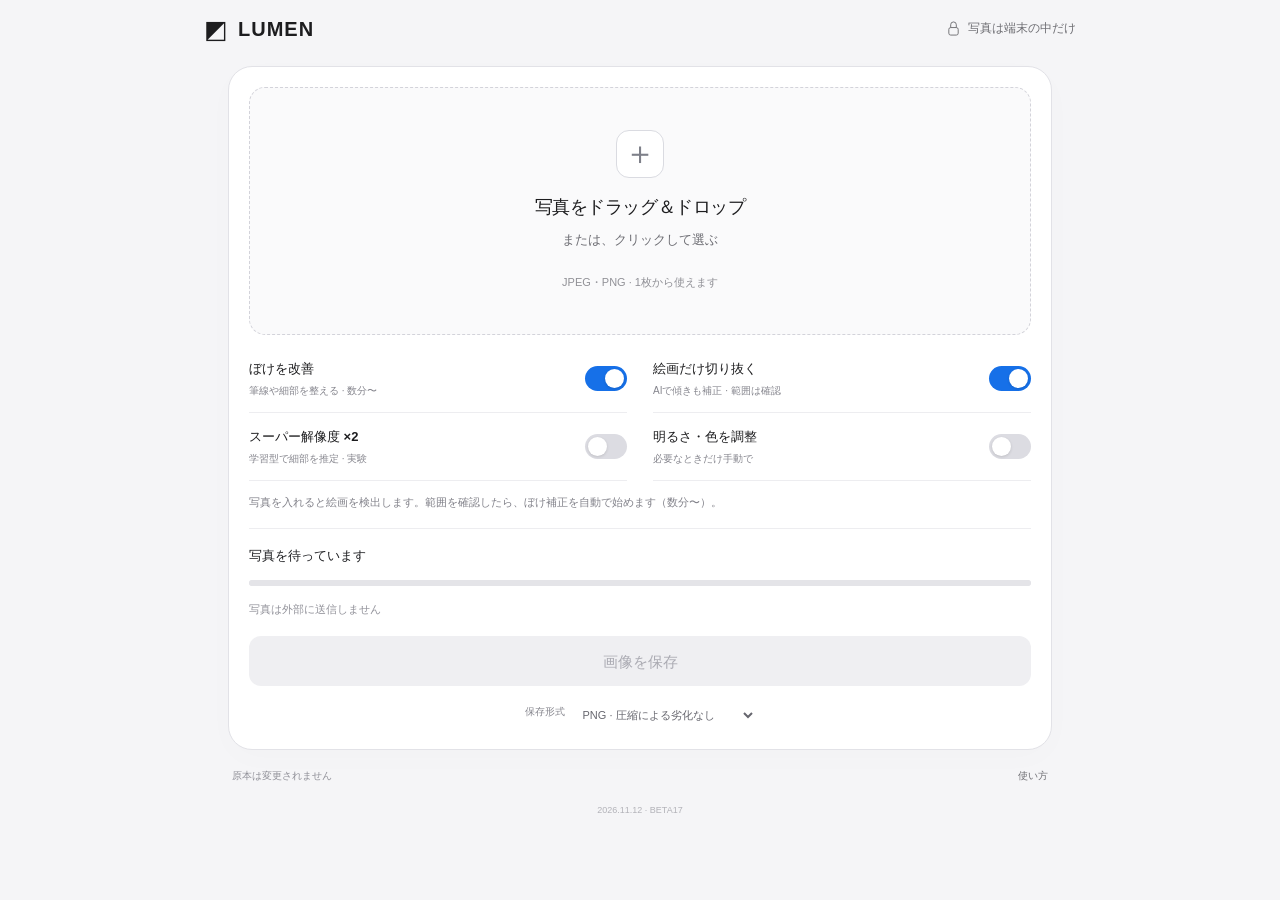
<file: index.html>
<!DOCTYPE html>
<html lang="ja"><head><meta charset="utf-8"/><meta content="width=device-width,initial-scale=1" name="viewport"/><meta content="作品写真を、忠実な提出データへ。Python不要。写真を送信せずブラウザ内で四点補正・トリミング・比較・保存。" name="description"/><meta content="default-src 'self'; script-src 'self'; style-src 'self'; img-src 'self' blob: data:; connect-src 'none'; object-src 'none'; base-uri 'none'; form-action 'none'; worker-src 'self'" http-equiv="Content-Security-Policy"/><title>LUMEN — 作品写真の仕上げと細部比較</title><link href="style.css?v=20261112-large1" rel="stylesheet"/><script defer src="illumination.js?v=20261112-large1"></script><script defer="" src="engine.js?v=20261112-large1"></script><script defer="" src="detect.js?v=20261112-large1"></script><script defer="" src="color.js?v=20261112-large1"></script><script defer="" src="save.js?v=20261112-large1"></script><script defer="" src="pick.js?v=20261112-large1"></script><script defer="" src="sr.js?v=20261112-large1"></script><script defer="" src="review.js?v=20261112-large1"></script><script defer="" src="adaptive-core.js?v=20261112-large1"></script><script defer="" src="adaptive.js?v=20261112-large1"></script><script defer="" src="deblur-core.js?v=20261112-large1"></script><script defer="" src="deblur.js?v=20261112-large1"></script><script defer="" src="transition.js?v=20261112-large1"></script><script defer="" src="detail-source.js?v=20261112-large1"></script><script defer src="tile-store.js?v=20261112-large1"></script><script defer src="png-stream.js?v=20261112-large1"></script><script defer src="large-output.js?v=20261112-large1"></script><script defer="" src="swinir.js?v=20261112-large1"></script><script defer="" src="restormer-core.js?v=20261112-large1"></script><script defer="" src="restormer.js?v=20261112-large1"></script><script defer="" src="crop.js?v=20261112-large1"></script><script defer src="geometry-ui.js?v=20261112-large1"></script><script defer src="painting.js?v=20261112-large1"></script><script defer="" src="app.js?v=20261112-large1"></script><link rel="stylesheet" href="simple-ui.css?v=20261112-large1"><script defer src="progress-ui.js?v=20261112-large1"></script><script defer src="simple-ui.js?v=20261112-large1"></script></head><body>
<header><a aria-label="LUMEN ホーム" class="brand" href="./"><span aria-hidden="true" class="brandmark">◩</span>LUMEN</a><span class="privacy"><svg aria-hidden="true" fill="none" height="16" viewbox="0 0 14 16" width="14"><rect height="8" rx="2" stroke="currentColor" width="10" x="2" y="7"></rect><path d="M4 7V4a3 3 0 0 1 6 0v3" stroke="currentColor"></path></svg>写真は端末の中だけ</span><a class="header-help" href="help.html">使い方</a><button class="quiet" disabled="" id="reset">リセット</button></header>
<main><section class="intro"><div><p class="eyebrow">PHOTO STUDIO</p><h1>写真を、自然にくっきり。</h1><p>大切な筆跡や質感を、確かめながら整える。</p></div><button class="open button" id="openPhotos"><span aria-hidden="true">＋</span>写真を選ぶ</button><input accept="image/jpeg,image/png,.jpg,.jpeg,.png" hidden="" id="files" multiple="" type="file"/></section>
<ol aria-label="仕上げの流れ" class="stepper"><li aria-current="step" class="current" id="stepChoose"><span class="step-number">1</span>写真を選ぶ</li><li id="stepEdit"><span class="step-number">2</span>仕上げを選ぶ</li><li id="stepSave"><span class="step-number">3</span>比べて保存</li></ol>
<div aria-live="polite" id="status" role="status">写真を選ぶと、ここで編集できます。</div>
<div class="workspace"><section class="stage-panel"><div class="stage-toolbar"><div aria-label="表示" class="tabs" role="group"><button class="active" id="sourceTab">四隅を確認</button><button id="resultTab">補正後を見る</button></div><span id="fileInfo">LOCAL WORKSPACE</span></div>
<div class="stage" id="dropzone"><div id="empty"><div aria-hidden="true" class="empty-icon"><svg fill="none" height="76" viewbox="0 0 76 76" width="76"><rect height="48" rx="9" stroke="currentColor" stroke-width="1.8" width="52" x="12" y="14"></rect><circle cx="47" cy="29" r="5" stroke="currentColor" stroke-width="1.8"></circle><path d="M14 53l15-16 14 14 8-9 12 13" stroke="currentColor" stroke-linejoin="round" stroke-width="1.8"></path></svg></div><h2>ここに写真をドロップ</h2><p>または、上の「写真を選ぶ」から。</p><small>JPEG・PNG / 原本は変更されません</small><button class="textbutton" id="demo">サンプルで試す</button></div><div hidden="" id="sourceView"><div class="pick-toolbar" hidden="" id="pickPanel"><p aria-live="polite" id="pickProgress" role="status"></p><div class="row"><button id="pickUndo">1点戻す</button><button id="pickCancel">取消</button><button id="pickApply">4点を適用</button></div><small>指定中は現在の四隅・出力設定を保持します。画像上を順にクリック / タップしてください。</small></div><div id="sourceWrap"><canvas aria-label="作品の四隅をドラッグして指定" id="source"></canvas><svg aria-label="四隅の調整" id="overlay"><path fill-rule="evenodd" id="shade"></path><polygon id="quadLine"></polygon><g id="handles"></g><g id="pickMarks"></g></svg></div></div><div hidden="" id="resultView"><div id="compareWrap"><canvas id="before"></canvas><div id="afterClip"><canvas id="after"></canvas></div><div id="divider"></div><span class="beforelabel">調整前</span><span class="afterlabel">色・明るさの調整</span></div><label class="compare-label">調整前後を比較 <input id="compare" max="100" min="0" type="range" value="50"/></label><p class="stage-note" id="previewMethodInfo">形・色だけの軽量プレビューです。学習型・細部補正は未適用。仕上がりの実出力比較で確認してください。</p></div></div>
<div class="stage-footer"><span id="cropInfo">四隅は元画像のピクセル座標で保持します</span><button class="quiet" disabled="" id="singleDetail">原本の細部</button><button class="quiet" disabled="" id="original">原本を保存</button></div>
<section aria-label="読み込んだ写真" class="filmstrip"><div class="section-title"><h2>読み込んだ写真</h2><button class="quiet" disabled="" id="analyze">同じ作品を比較</button></div><div id="thumbnails"><p class="muted">写真を読み込むと、ここに並びます。</p></div><div hidden="" id="ranking"></div></section>
<section hidden="" id="exportInspection"></section></section><aside aria-label="仕上げの設定"><section class="geometry-panel control-section" id="geometryPanel"><div class="section-heading"><p class="eyebrow">SHAPE &amp; CROP</p><h2>まっすぐに、必要な範囲だけ。</h2></div><fieldset disabled="" id="geometryControls"><div class="geometry-actions"><button class="geometry-auto" id="auto">AIで絵画だけを選ぶ</button><button id="startCrop">トリミング</button></div><p class="hint">作品を認識して、傾きと遠近を補正します。イーゼルや筆跡の端を確認して適用してください。初回は約193MBを読み込みます。写真は送信しません。</p><div class="geometry-secondary"><button class="textbutton" id="autoLines">線から候補を探す</button><button class="textbutton" id="startPick">手動で四隅を指定</button><button class="textbutton" disabled="" id="geometryUndo">形の編集を戻す</button></div><div class="boundary-panel" hidden="" id="boundaryPanel"><button class="textbutton" id="previewGeometry">補正後の形を見る</button><p class="hint" id="candidateState"></p><div id="boundaryCandidates"></div><div class="row"><button id="confirmBoundary">補正を適用</button><button id="cancelBoundary">取り消す</button></div></div><details class="setting-group" id="cropSettings"><summary>縦横比・回転・四隅の微調整</summary><section class="control-section"><label>入力画像の来歴<select id="sourceKind"><option value="unknown">未確認</option><option value="camera">カメラ原本（自身で確認済み）</option><option value="adobe-existing">既存Adobe Super Resolution処理済み</option><option value="edited">その他の加工済み画像</option></select></label><p class="hint">来歴は自己申告です。既存Adobe処理済みのJPEG/PNGも開けます。当アプリの学習型とは別です。</p><p class="hint">左上 → 右上 → 右下 → 左下。円をドラッグ、または座標を入力。自動候補は額縁を含むことがあります。</p><div class="row"><label>作品の縦横比<select id="ratio"><option value="auto">四隅から推定</option><option value="1">1 : 1</option><option value="1.5">3 : 2</option><option value="0.6666666667">2 : 3</option><option value="1.3333333333">4 : 3</option><option value="0.75">3 : 4</option><option value="1.7777777778">16 : 9</option><option value="custom">カスタム</option></select></label><label hidden="" id="customRatioLabel">幅 / 高さ<input id="customRatio" max="100000" min="0.0001" step="0.01" type="number" value="1"/></label></div><div class="row"><button id="rectangle">中央の比率トリミング</button><button id="full">画像全体</button></div><div class="coords" id="coords"></div><button class="quiet" id="applyCoords">座標を適用</button><button class="quiet" id="rotate">↻ 出力を90°回転 <span id="angle">0°</span></button><p class="hint">通常補間は元画像から一度の写像です。画素数は増やせても、新しい撮影情報は増えません。レンズ歪み補正は未実装です。</p></section></details></fieldset></section><section class="quick-panel control-section">
<div class="section-heading"><p class="eyebrow">EDIT</p><h2>どんな仕上がりにしますか？</h2></div>
<div aria-label="補正方法" class="mode-options" role="group">
<button aria-pressed="true" disabled="" id="enhanceOff"><span aria-hidden="true" class="mode-icon">○</span><span class="mode-copy"><strong>補正なし</strong><small>元の質感をそのままに</small></span><span aria-hidden="true" class="mode-check">✓</span></button>
<button aria-pressed="false" disabled="" id="quickAuto"><span aria-hidden="true" class="mode-icon">◐</span><span class="mode-copy"><strong>輪郭を整える</strong><small>輪郭のにじみを控えめに</small></span><span aria-hidden="true" class="mode-check">✓</span></button>
<button aria-pressed="false" disabled="" id="quickRestormer"><span aria-hidden="true" class="mode-icon">◎</span><span class="mode-copy"><strong>ぼけを改善</strong><small>筆線や細部をじっくり整える</small></span><span aria-hidden="true" class="mode-check">✓</span></button>
</div><p class="hint" id="methodSummary">まずは写真を選んでください。</p><p class="hint" hidden="" id="methodRisk">筆跡や質感に違和感があれば、補正なしを選んでください。</p>
<div class="range-summary"><div><span class="field-title">写真の範囲</span><p id="quickRange">写真は未選択です</p></div><button class="textbutton" disabled="" id="editCrop">範囲を調整</button></div>
<label class="size-label">保存する大きさ<select disabled="" id="quickSize"><option value="native">元の大きさ（おすすめ）</option><option value="submit">長辺3000 px以内</option><option value="cubic2x">2倍に拡大</option><option id="quick4x" value="cubic4x">4倍に拡大</option><option value="max-detail">2倍（通常補間）</option><optgroup label="その他の方式・実験機能"><option value="linear">2倍に拡大（通常補間）</option><option disabled="" value="custom">詳細で指定したサイズ・方式</option><option disabled="" id="quickModel" value="fsrcnn-x2">2倍に推定（FSRCNN・実験）</option><option disabled="" id="quickSwinIR" value="swinir-x2">2倍の細部候補（SwinIR・実験）</option></optgroup></select></label><p class="hint" id="quickDimensions">原本の大きさを保って保存できます。</p><p class="hint" id="quickFormatLabel">PNGで保存 · 形式は詳細設定で変更できます</p>
<details id="methodDetails"><summary>補正の詳細と対応環境</summary><label>細部の補正<select disabled="" id="deblur"><option id="restormerOption" value="restormer">ピンぼけの改善候補（Restormer・実験）</option><option value="contour">輪郭のにじみを抑える（控えめ）</option><option value="contour-strong">輪郭のにじみを抑える（強め・要比較）</option><option value="auto">従来の弱い輪郭補正候補</option><option selected="" value="off">オフ（元の質感を保つ）</option><option value="weak">弱め：細い輪郭を少し整える</option><option value="standard">標準：ぼけた輪郭を整える（要比較）</option></select></label><p class="hint" id="deblurInfo">効果は写真によって異なります。元の描画を保てる場合だけ使ってください。</p><p class="hint" id="quickMethod"></p><p class="hint" id="restormerAvailability"></p><div class="row"><button class="quiet" hidden="" id="autoUndo">補正の選択を戻す</button><button class="quiet" hidden="" id="autoRedo">補正を選び直す</button></div></details>
<section class="control-section" hidden="" id="restormerRangePanel"><h3>この範囲で作成しますか？</h3><p class="hint" id="restormerRangeNote"></p><button class="primary" id="restormerConfirm">この範囲で作成する</button><button id="restormerFull">切り取らず写真全体を使う</button><button class="quiet" id="restormerCancel">戻る</button><p class="hint">範囲の変更は左の四隅、または下の切り抜き設定から行えます。候補作成後、通常処理と同じ倍率で確認してから保存します。</p><p class="hint">初回は約85MBのモデル等を読み込みます。写真は送信しません。小さな範囲でも数分、写真全体では数十分以上かかる場合があります。まず作品の範囲に整えると、必要な部分だけ処理できます。</p></section><button class="primary" disabled="" id="quickSave">仕上がりを作る</button><p class="hint action-hint" id="actionHint">作成後に比較してから保存できます。</p><div class="secondary-actions"><button class="quiet" disabled="" id="quickCompare">形・色を確認</button><button class="quiet" disabled="" id="quickOriginal">編集を元に戻す</button></div>
</section><section aria-live="polite" class="control-section" hidden="" id="saveResult"><h2>保存の準備ができました</h2><p class="hint" id="resultState" role="status"></p><button class="quiet" id="inspectExport">好きな場所の細部を確認</button><a class="save-link" download="" id="saveAgain">この仕上がりを保存</a><a class="save-link quiet" id="openSaved" rel="noopener" target="_blank">保存用画像を開く</a><p class="hint">保存先はブラウザのダウンロード先です。タブを閉じる前に保存してください。</p><details class="save-details"><summary>ファイルと処理の情報</summary><p class="hint" id="savedInfo"></p></details></section><details id="advanced"><summary>色・保存の詳細設定</summary><fieldset disabled="" id="controls">
<details class="setting-group" id="colorSettings"><summary>色と明るさ</summary><section class="control-section"><div class="section-title"><h2><span>02</span> 光と色を整える</h2><button class="textbutton" id="neutral">調整を解除</button></div><label class="slider">露出 <output id="brightnessOut">0</output><input id="brightness" max="100" min="-100" type="range" value="0"/></label><label class="slider">コントラスト <output id="contrastOut">0</output><input id="contrast" max="40" min="-40" type="range" value="0"/></label><label class="slider">色温度 <output id="warmthOut">0</output><input id="warmth" max="25" min="-25" type="range" value="0"/></label><label class="slider">輪郭のシャープネス <output id="sharpnessOut">0</output><input id="sharpness" max="100" min="0" type="range" value="0"/></label><details id="illuminationPanel"><summary>照明ムラを手動で整える</summary><p class="hint">写真1枚では、照明と絵に描かれた明暗を区別できません。初期値はオフです。絵の陰影を消さない範囲で弱く調整し、同じ場所で比較してください。</p><label class="slider">左右（＋で右を明るく）<output id="lightHorizontalOut">0</output><input id="lightHorizontal" type="range" min="-50" max="50" step="1" value="0"></label><label class="slider">上下（＋で下を明るく）<output id="lightVerticalOut">0</output><input id="lightVertical" type="range" min="-50" max="50" step="1" value="0"></label><label class="slider">中央（＋で中央を明るく）<output id="lightCenterOut">0</output><input id="lightCenter" type="range" min="-50" max="50" step="1" value="0"></label><button id="lightReset" class="quiet">照明ムラの調整を解除</button><p class="hint">輪郭や筆跡を生成・平滑化せず、広い範囲の明るさだけを調整します。合成した補正は最大±0.5段。反射・白飛びは復元できません。明るくしすぎると階調が失われるため、弱めに使ってください。範囲・回転を変えた後は見直してください。</p></details><button class="quiet" id="suggestExposure">控えめな露出候補</button><p class="hint">色票なしの正確な実色再現は保証できません。照明ムラは手動で弱く調整できます。自動白色化は行いません。反射や白飛びは復元できません。</p></section></details>
<details class="setting-group" id="outputSettings"><summary>保存形式・詳しいサイズ</summary><section class="control-section"><h2><span>03</span> 提出データを書き出す</h2><label>出力サイズ<select id="sizePreset"><option value="native">作品領域の推定画素数（拡大なし）</option><option value="submit">長辺3000px以内（拡大しない）</option><option value="4k">4K画面に全体フィット</option><option value="2x">2倍（方式は下で選択）</option><option value="4x">4倍（方式は下で選択）</option><option value="max">2倍（通常補間）</option><option value="custom">ピクセル指定</option></select></label><div class="row"><label>幅 px<input id="outW" min="1" type="number"/></label><span class="times">×</span><label>高さ px<input id="outH" min="1" type="number"/></label></div><p class="hint" id="resolution"></p><label>拡大時の処理方式<select id="resampler"><option value="linear">標準補間（従来の処理）</option><option value="cubic-limited">範囲制限付き3次補間（通常補間）</option><option disabled="" id="srOption" value="fsrcnn-x2">学習型2倍（FSRCNN・実験）</option><option disabled="" id="swinirOption" value="swinir-x2">2倍の細部候補（SwinIR・実験）</option></select></label><p class="hint" id="methodInfo"></p><p class="hint" id="srAvailability">FSRCNN の実行環境を確認中…</p><p class="hint" id="swinirAvailability"></p><div class="method"><span class="dot"></span><div>方式を選んで比較<small>学習型も細部を推定します。被写体が無変化である保証はありません。</small></div></div><p class="hint">作品の細線や文字にはPNGを推奨。JPEGは圧縮により色や細部が変化します。</p><div class="row"><label>形式<select id="format"><option value="image/jpeg">JPEG</option><option selected="" value="image/png">PNG（作品の細線・透過を保持）</option></select></label><label>JPEG品質<select disabled="" id="quality"><option value="0.95">95%</option><option value="0.9">90%</option><option value="1">100%</option></select></label></div><p class="hint">sRGB / SDR・8bitへ変換し、PNG sRGB / JPEG ICCを付けます。HDR・RAW・元のICC/EXIF/GPSは保持しません。JPEGの透明部分は白になります。</p><button class="primary" id="export">仕上がりを作成 <span>→</span></button><button class="quiet" id="recipe">設定と処理記録を保存</button></section></details></fieldset></details></aside></div>
<footer><div><span class="footer-brand">LUMEN</span><span>写真は端末内で処理。原本はそのまま。</span></div><p><a href="help.html">使い方・対応環境</a><button class="quiet" disabled="" id="clearPhotos">写真を閉じる</button></p><small>タブを閉じる前に保存してください。 / 2026.11.12-PUBLIC-BETA17</small></footer></main><div aria-label="処理の進捗" aria-live="polite" hidden="" id="busy" role="status"><p id="progressText">処理中…</p><progress id="progress" max="1" value="0"></progress><button id="cancel">処理を中止</button></div><dialog aria-labelledby="cropTitle" id="cropDialog"><div class="crop-header"><div><p class="eyebrow">CROP</p><h2 id="cropTitle">残したい範囲を選ぶ</h2></div><button class="quiet" id="cropCancel">キャンセル</button></div><p class="hint" id="cropHelp">写真の上をドラッグして範囲を選びます。四隅で大きさ、内側で位置を調整できます。</p><div class="crop-stage"><div id="cropWrap"><canvas aria-label="補正後の写真のトリミング" id="cropCanvas"></canvas><svg aria-label="トリミング範囲" id="cropOverlay" preserveaspectratio="none" viewbox="0 0 1000 1000"><path fill-rule="evenodd" id="cropShade"></path><rect data-crop="move" id="cropRect"></rect><g id="cropGrid"></g><g id="cropHandles"></g></svg></div></div><div class="crop-tools"><label>切り抜く比率<select id="cropAspect"><option value="0">自由</option><option value="current">現在の比率</option><option value="1">1 : 1</option><option value="1.5">3 : 2</option><option value="0.6666666666666666">2 : 3</option><option value="1.3333333333333333">4 : 3</option><option value="0.75">3 : 4</option><option value="1.7777777777777777">16 : 9</option></select></label><button class="quiet" id="cropAll">範囲を広げる</button><p aria-live="polite" id="cropSize"></p></div><details class="crop-numbers"><summary>範囲を数値で指定</summary><div class="row"><label>左 %<input id="cropX" max="99" min="0" step="0.1" type="number"/></label><label>上 %<input id="cropY" max="99" min="0" step="0.1" type="number"/></label><label>幅 %<input id="cropW" max="100" min="1" step="0.1" type="number"/></label><label>高さ %<input id="cropH" max="100" min="1" step="0.1" type="number"/></label></div></details><div class="crop-footer"><p class="hint">プレビューは軽量表示。保存時は元写真から一度で切り抜きます。</p><button class="primary" disabled="" id="cropApply">この範囲で切り抜く</button></div></dialog></body></html>
</file>
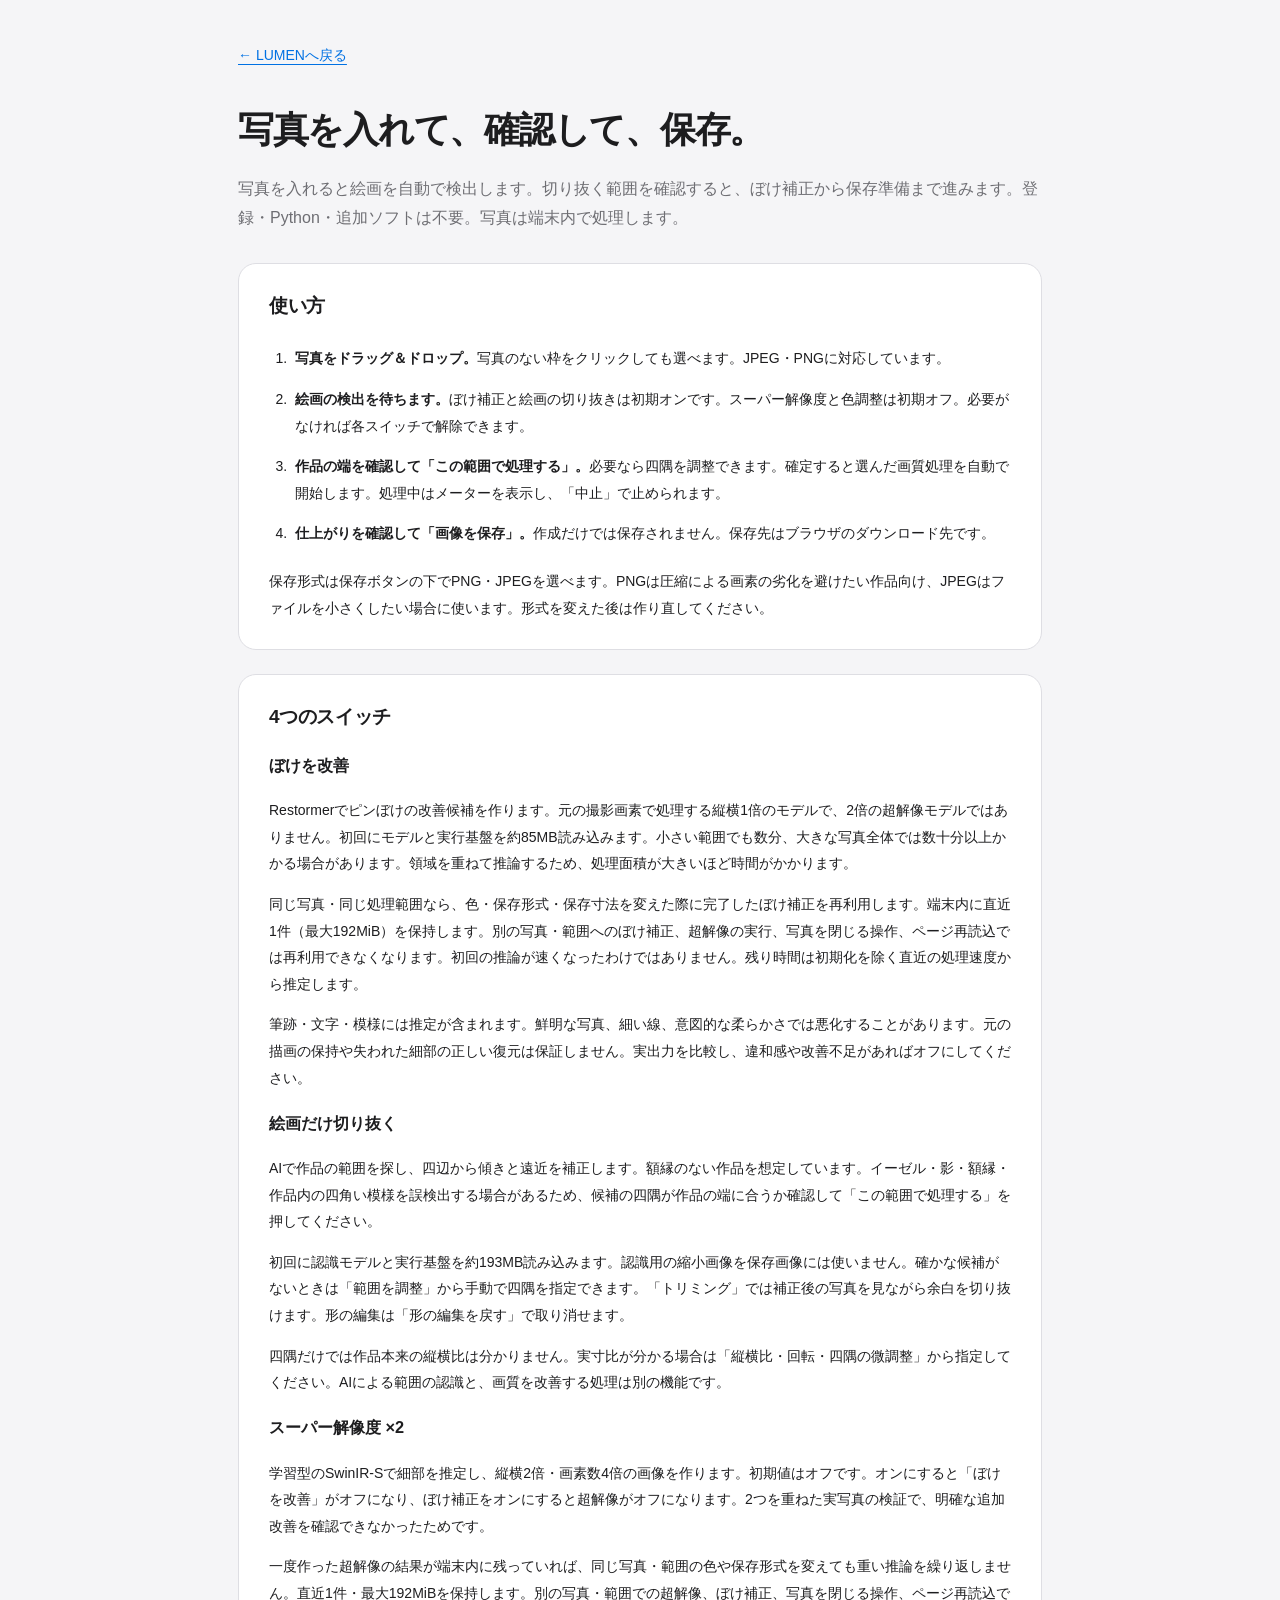
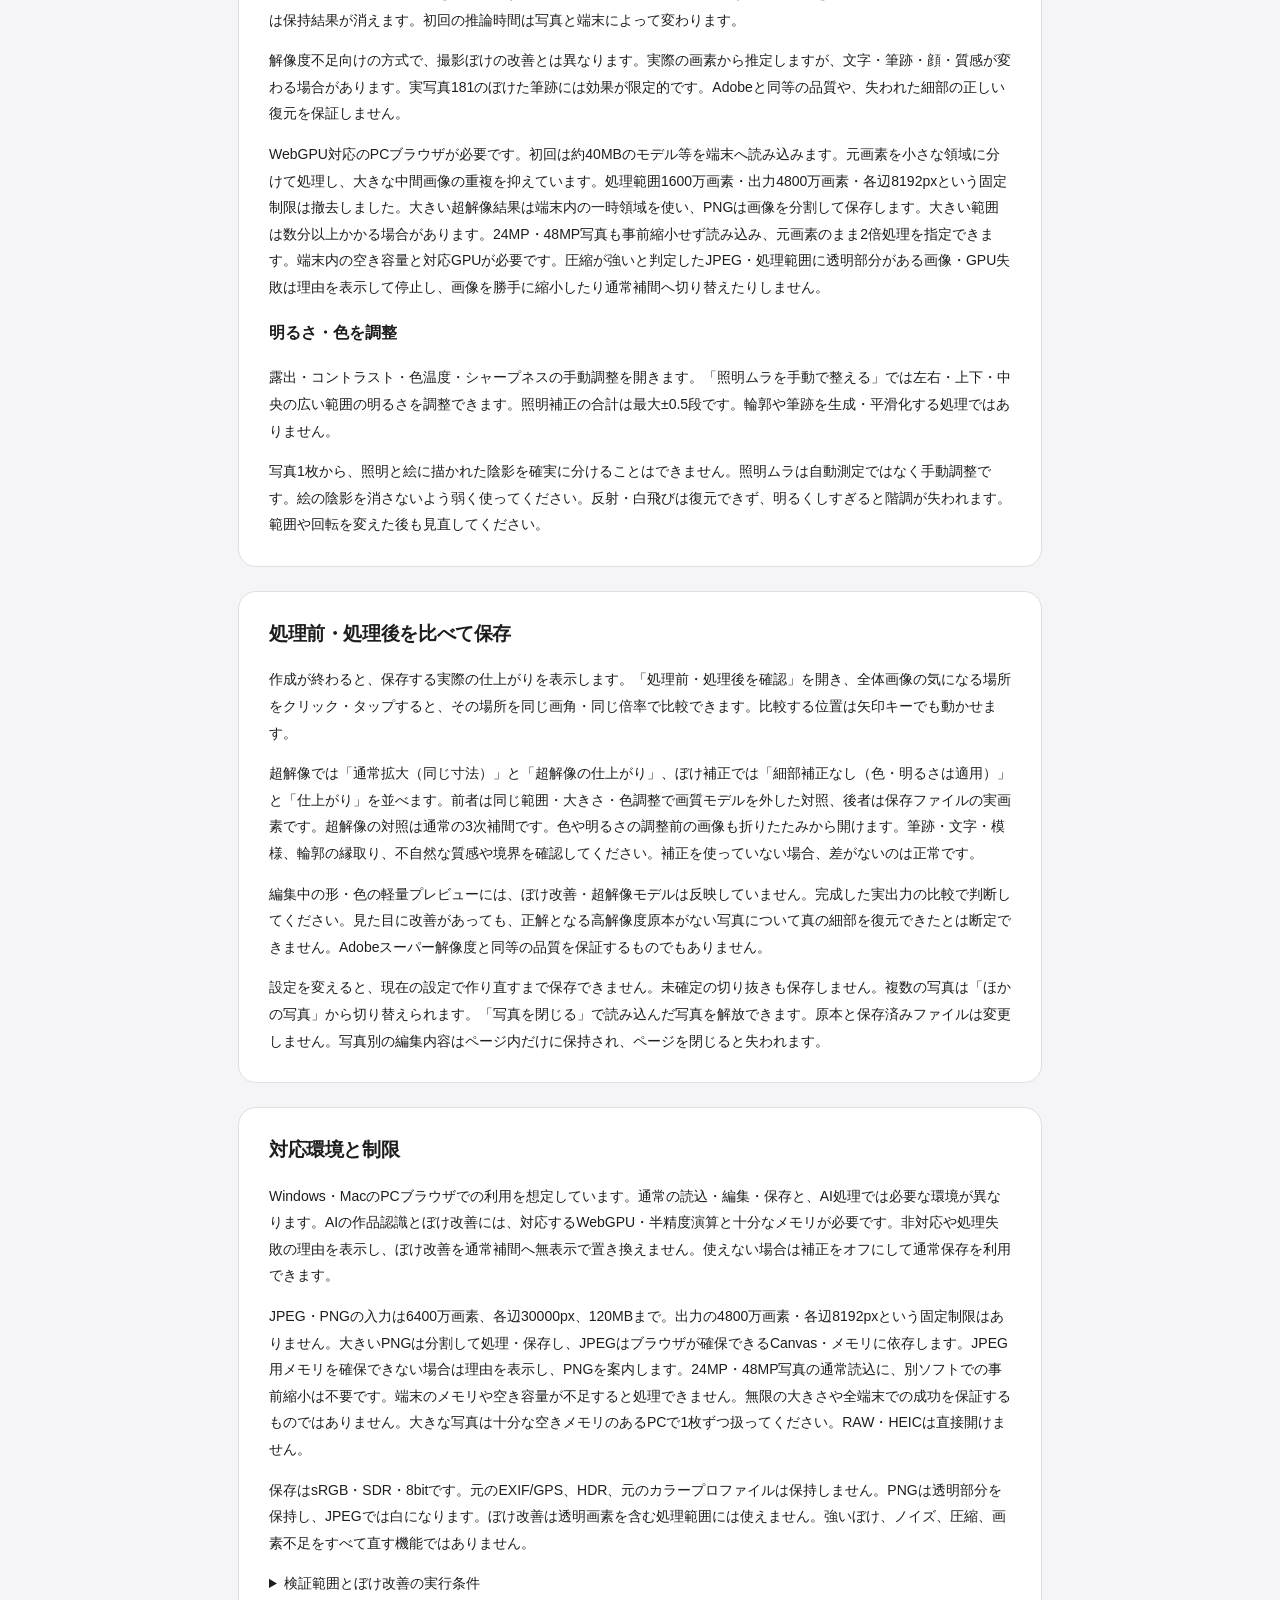
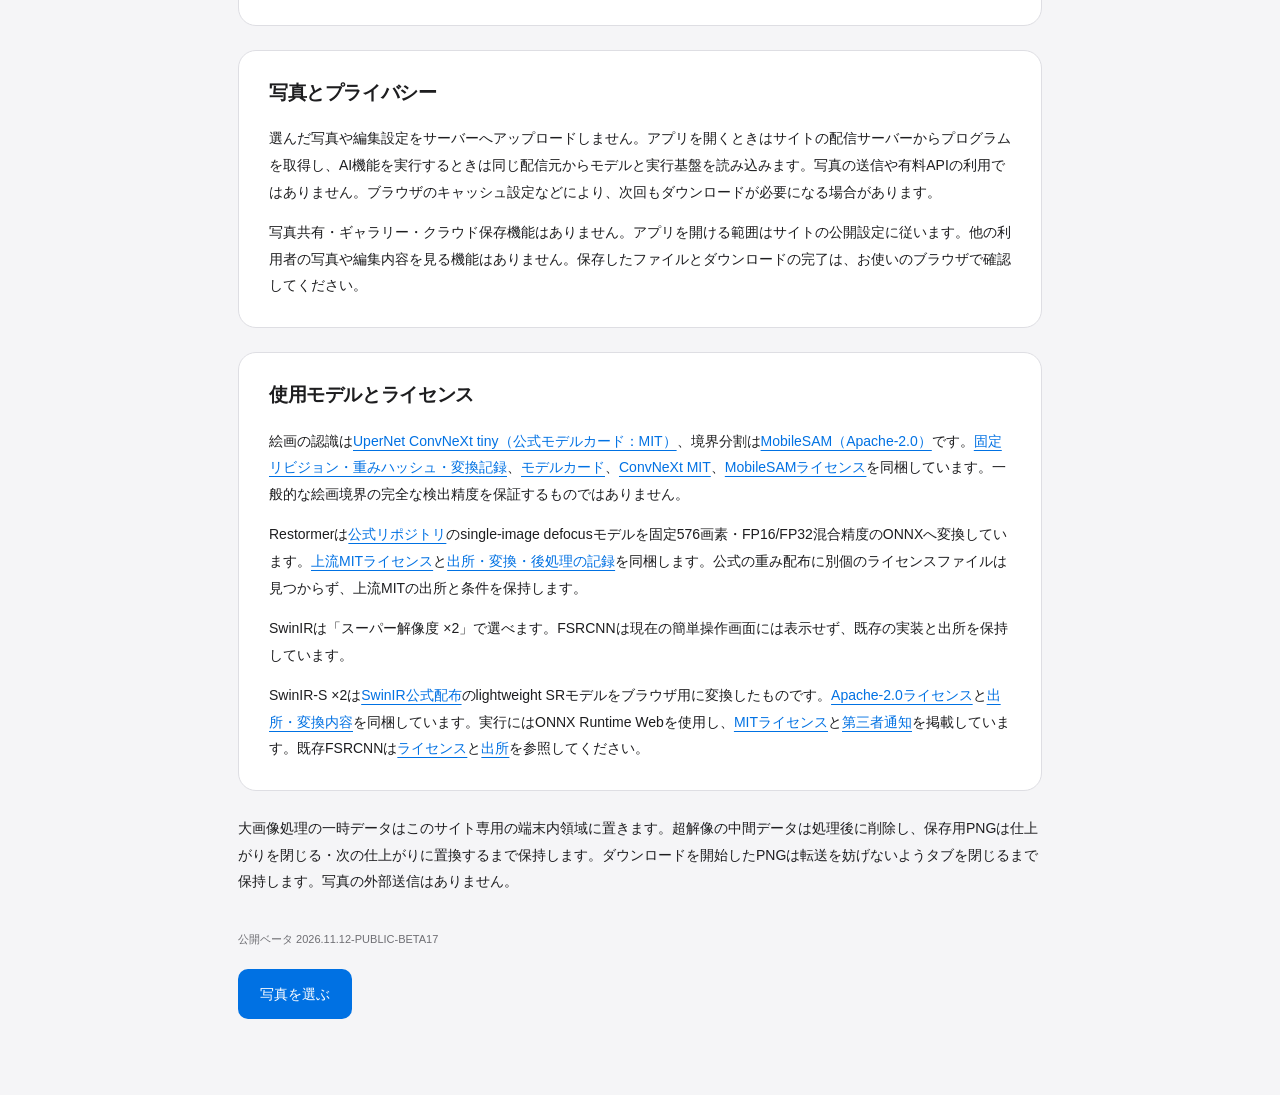
<file: help.html>
<!DOCTYPE html>
<html lang="ja">
<head>
<meta charset="utf-8"/>
<meta content="width=device-width,initial-scale=1" name="viewport"/>
<meta content="default-src 'self'; script-src 'none'; style-src 'self'; img-src 'self'; connect-src 'none'; object-src 'none'; base-uri 'none'; form-action 'none'" http-equiv="Content-Security-Policy"/>
<title>使い方と写真の扱い — LUMEN</title>
<link href="help.css?v=20261106-ui1" rel="stylesheet"/>
</head>
<body><main>
<a href="./">← LUMENへ戻る</a>
<h1>写真を入れて、確認して、保存。</h1>
<p class="lead">写真を入れると絵画を自動で検出します。切り抜く範囲を確認すると、ぼけ補正から保存準備まで進みます。登録・Python・追加ソフトは不要。写真は端末内で処理します。</p>
<section>
<h2>使い方</h2>
<ol>
<li><strong>写真をドラッグ＆ドロップ。</strong>写真のない枠をクリックしても選べます。JPEG・PNGに対応しています。</li>
<li><strong>絵画の検出を待ちます。</strong>ぼけ補正と絵画の切り抜きは初期オンです。スーパー解像度と色調整は初期オフ。必要がなければ各スイッチで解除できます。</li>
<li><strong>作品の端を確認して「この範囲で処理する」。</strong>必要なら四隅を調整できます。確定すると選んだ画質処理を自動で開始します。処理中はメーターを表示し、「中止」で止められます。</li>
<li><strong>仕上がりを確認して「画像を保存」。</strong>作成だけでは保存されません。保存先はブラウザのダウンロード先です。</li>
</ol>
<p>保存形式は保存ボタンの下でPNG・JPEGを選べます。PNGは圧縮による画素の劣化を避けたい作品向け、JPEGはファイルを小さくしたい場合に使います。形式を変えた後は作り直してください。</p>
</section>
<section>
<h2>4つのスイッチ</h2>
<h3>ぼけを改善</h3>
<p>Restormerでピンぼけの改善候補を作ります。元の撮影画素で処理する縦横1倍のモデルで、2倍の超解像モデルではありません。初回にモデルと実行基盤を約85MB読み込みます。小さい範囲でも数分、大きな写真全体では数十分以上かかる場合があります。領域を重ねて推論するため、処理面積が大きいほど時間がかかります。</p>
<p>同じ写真・同じ処理範囲なら、色・保存形式・保存寸法を変えた際に完了したぼけ補正を再利用します。端末内に直近1件（最大192MiB）を保持します。別の写真・範囲へのぼけ補正、超解像の実行、写真を閉じる操作、ページ再読込では再利用できなくなります。初回の推論が速くなったわけではありません。残り時間は初期化を除く直近の処理速度から推定します。</p>
<p>筆跡・文字・模様には推定が含まれます。鮮明な写真、細い線、意図的な柔らかさでは悪化することがあります。元の描画の保持や失われた細部の正しい復元は保証しません。実出力を比較し、違和感や改善不足があればオフにしてください。</p>
<h3>絵画だけ切り抜く</h3>
<p>AIで作品の範囲を探し、四辺から傾きと遠近を補正します。額縁のない作品を想定しています。イーゼル・影・額縁・作品内の四角い模様を誤検出する場合があるため、候補の四隅が作品の端に合うか確認して「この範囲で処理する」を押してください。</p>
<p>初回に認識モデルと実行基盤を約193MB読み込みます。認識用の縮小画像を保存画像には使いません。確かな候補がないときは「範囲を調整」から手動で四隅を指定できます。「トリミング」では補正後の写真を見ながら余白を切り抜けます。形の編集は「形の編集を戻す」で取り消せます。</p>
<p>四隅だけでは作品本来の縦横比は分かりません。実寸比が分かる場合は「縦横比・回転・四隅の微調整」から指定してください。AIによる範囲の認識と、画質を改善する処理は別の機能です。</p>
<h3>スーパー解像度 ×2</h3>
<p>学習型のSwinIR-Sで細部を推定し、縦横2倍・画素数4倍の画像を作ります。初期値はオフです。オンにすると「ぼけを改善」がオフになり、ぼけ補正をオンにすると超解像がオフになります。2つを重ねた実写真の検証で、明確な追加改善を確認できなかったためです。</p>
<p>一度作った超解像の結果が端末内に残っていれば、同じ写真・範囲の色や保存形式を変えても重い推論を繰り返しません。直近1件・最大192MiBを保持します。別の写真・範囲での超解像、ぼけ補正、写真を閉じる操作、ページ再読込では保持結果が消えます。初回の推論時間は写真と端末によって変わります。</p>
<p>解像度不足向けの方式で、撮影ぼけの改善とは異なります。実際の画素から推定しますが、文字・筆跡・顔・質感が変わる場合があります。実写真181のぼけた筆跡には効果が限定的です。Adobeと同等の品質や、失われた細部の正しい復元を保証しません。</p>
<p>WebGPU対応のPCブラウザが必要です。初回は約40MBのモデル等を端末へ読み込みます。元画素を小さな領域に分けて処理し、大きな中間画像の重複を抑えています。処理範囲1600万画素・出力4800万画素・各辺8192pxという固定制限は撤去しました。大きい超解像結果は端末内の一時領域を使い、PNGは画像を分割して保存します。大きい範囲は数分以上かかる場合があります。24MP・48MP写真も事前縮小せず読み込み、元画素のまま2倍処理を指定できます。端末内の空き容量と対応GPUが必要です。圧縮が強いと判定したJPEG・処理範囲に透明部分がある画像・GPU失敗は理由を表示して停止し、画像を勝手に縮小したり通常補間へ切り替えたりしません。</p>
<h3>明るさ・色を調整</h3>
<p>露出・コントラスト・色温度・シャープネスの手動調整を開きます。「照明ムラを手動で整える」では左右・上下・中央の広い範囲の明るさを調整できます。照明補正の合計は最大±0.5段です。輪郭や筆跡を生成・平滑化する処理ではありません。</p>
<p>写真1枚から、照明と絵に描かれた陰影を確実に分けることはできません。照明ムラは自動測定ではなく手動調整です。絵の陰影を消さないよう弱く使ってください。反射・白飛びは復元できず、明るくしすぎると階調が失われます。範囲や回転を変えた後も見直してください。</p>
</section>
<section>
<h2>処理前・処理後を比べて保存</h2>
<p>作成が終わると、保存する実際の仕上がりを表示します。「処理前・処理後を確認」を開き、全体画像の気になる場所をクリック・タップすると、その場所を同じ画角・同じ倍率で比較できます。比較する位置は矢印キーでも動かせます。</p>
<p>超解像では「通常拡大（同じ寸法）」と「超解像の仕上がり」、ぼけ補正では「細部補正なし（色・明るさは適用）」と「仕上がり」を並べます。前者は同じ範囲・大きさ・色調整で画質モデルを外した対照、後者は保存ファイルの実画素です。超解像の対照は通常の3次補間です。色や明るさの調整前の画像も折りたたみから開けます。筆跡・文字・模様、輪郭の縁取り、不自然な質感や境界を確認してください。補正を使っていない場合、差がないのは正常です。</p>
<p>編集中の形・色の軽量プレビューには、ぼけ改善・超解像モデルは反映していません。完成した実出力の比較で判断してください。見た目に改善があっても、正解となる高解像度原本がない写真について真の細部を復元できたとは断定できません。Adobeスーパー解像度と同等の品質を保証するものでもありません。</p>
<p>設定を変えると、現在の設定で作り直すまで保存できません。未確定の切り抜きも保存しません。複数の写真は「ほかの写真」から切り替えられます。「写真を閉じる」で読み込んだ写真を解放できます。原本と保存済みファイルは変更しません。写真別の編集内容はページ内だけに保持され、ページを閉じると失われます。</p>
</section>
<section>
<h2>対応環境と制限</h2>
<p>Windows・MacのPCブラウザでの利用を想定しています。通常の読込・編集・保存と、AI処理では必要な環境が異なります。AIの作品認識とぼけ改善には、対応するWebGPU・半精度演算と十分なメモリが必要です。非対応や処理失敗の理由を表示し、ぼけ改善を通常補間へ無表示で置き換えません。使えない場合は補正をオフにして通常保存を利用できます。</p>
<p>JPEG・PNGの入力は6400万画素、各辺30000px、120MBまで。出力の4800万画素・各辺8192pxという固定制限はありません。大きいPNGは分割して処理・保存し、JPEGはブラウザが確保できるCanvas・メモリに依存します。JPEG用メモリを確保できない場合は理由を表示し、PNGを案内します。24MP・48MP写真の通常読込に、別ソフトでの事前縮小は不要です。端末のメモリや空き容量が不足すると処理できません。無限の大きさや全端末での成功を保証するものではありません。大きな写真は十分な空きメモリのあるPCで1枚ずつ扱ってください。RAW・HEICは直接開けません。</p>
<p>保存はsRGB・SDR・8bitです。元のEXIF/GPS、HDR、元のカラープロファイルは保持しません。PNGは透明部分を保持し、JPEGでは白になります。ぼけ改善は透明画素を含む処理範囲には使えません。強いぼけ、ノイズ、圧縮、画素不足をすべて直す機能ではありません。</p>
<details><summary>検証範囲とぼけ改善の実行条件</summary>
<p>過去の版ではMacのChrome・Safariで通常保存を確認しています。RestormerはMacのChromeで、32.7MPの原写真から作品部分を処理し、2532×3982pxのPNG保存を確認しました。処理範囲は約2.58MP、時間は約7分半です。写真全体に処理した時間や、他の端末での速度ではありません。Windows・iPhoneの実機検証、および今回のUIについてのSafari検証は未完了です。</p>
<p>Restormerは実行時にshader-f16と、1つの処理用バッファに382,205,952バイト以上を確保できる上限を確認します。これは必要条件で、全体のメモリ量や動作を保証する値ではありません。失敗・中止時は通常処理やCPUへ自動で切り替えません。推論後の画像符号化・保存用検証で失敗した場合も、その画像は保存可能な完成結果として扱いません。</p>
</details>
</section>
<section>
<h2>写真とプライバシー</h2>
<p>選んだ写真や編集設定をサーバーへアップロードしません。アプリを開くときはサイトの配信サーバーからプログラムを取得し、AI機能を実行するときは同じ配信元からモデルと実行基盤を読み込みます。写真の送信や有料APIの利用ではありません。ブラウザのキャッシュ設定などにより、次回もダウンロードが必要になる場合があります。</p>
<p>写真共有・ギャラリー・クラウド保存機能はありません。アプリを開ける範囲はサイトの公開設定に従います。他の利用者の写真や編集内容を見る機能はありません。保存したファイルとダウンロードの完了は、お使いのブラウザで確認してください。</p>
</section>
<section><h2>使用モデルとライセンス</h2><p>絵画の認識は<a href="https://huggingface.co/openmmlab/upernet-convnext-tiny">UperNet ConvNeXt tiny（公式モデルカード：MIT）</a>、境界分割は<a href="https://github.com/ChaoningZhang/MobileSAM">MobileSAM（Apache-2.0）</a>です。<a href="licenses/painting-provenance.json">固定リビジョン・重みハッシュ・変換記録</a>、<a href="licenses/UperNet-model-card.md">モデルカード</a>、<a href="licenses/ConvNeXt-MIT.txt">ConvNeXt MIT</a>、<a href="licenses/MobileSAM-Apache-2.0.txt">MobileSAMライセンス</a>を同梱しています。一般的な絵画境界の完全な検出精度を保証するものではありません。</p><p>Restormerは<a href="https://github.com/swz30/Restormer">公式リポジトリ</a>のsingle-image defocusモデルを固定576画素・FP16/FP32混合精度のONNXへ変換しています。<a href="assets/LICENSE-Restormer.txt">上流MITライセンス</a>と<a href="assets/NOTICE.txt">出所・変換・後処理の記録</a>を同梱します。公式の重み配布に別個のライセンスファイルは見つからず、上流MITの出所と条件を保持します。</p><p>SwinIRは「スーパー解像度 ×2」で選べます。FSRCNNは現在の簡単操作画面には表示せず、既存の実装と出所を保持しています。</p><p>SwinIR-S ×2は<a href="https://github.com/JingyunLiang/SwinIR">SwinIR公式配布</a>のlightweight SRモデルをブラウザ用に変換したものです。<a href="assets/LICENSE-SwinIR.txt">Apache-2.0ライセンス</a>と<a href="assets/NOTICE.txt">出所・変換内容</a>を同梱しています。実行にはONNX Runtime Webを使用し、<a href="assets/LICENSE-ONNX-Runtime.txt">MITライセンス</a>と<a href="assets/ThirdPartyNotices-ONNX-Runtime.txt">第三者通知</a>を掲載しています。既存FSRCNNは<a href="FSRCNN-LICENSE.txt">ライセンス</a>と<a href="FSRCNN-NOTICE.txt">出所</a>を参照してください。</p></section>
<p>大画像処理の一時データはこのサイト専用の端末内領域に置きます。超解像の中間データは処理後に削除し、保存用PNGは仕上がりを閉じる・次の仕上がりに置換するまで保持します。ダウンロードを開始したPNGは転送を妨げないようタブを閉じるまで保持します。写真の外部送信はありません。</p><p class="version">公開ベータ 2026.11.12-PUBLIC-BETA17</p>
<a class="start" href="./">写真を選ぶ</a>
</main></body></html>
</file>
<file: style.css>
:root{color-scheme:light;--bg:#f5f5f7;--panel:#fff;--ink:#1d1d1f;--muted:#6e6e73;--line:#dedee3;--line-strong:#b9b9bf;--accent:#0071e3;--accent-hover:#0077ed;--accent-soft:#edf5ff;--radius:18px;font-synthesis:none}
*{box-sizing:border-box}html{scroll-padding-top:24px}body{margin:0;background:var(--bg);color:var(--ink);font:14px/1.65 -apple-system,BlinkMacSystemFont,"SF Pro Text","Hiragino Kaku Gothic ProN","Yu Gothic",sans-serif;-webkit-font-smoothing:antialiased}button,input,select{font:inherit}button,a,summary{-webkit-tap-highlight-color:transparent}button,.save-link{min-height:42px;border:1px solid var(--line);border-radius:10px;padding:10px 14px;background:var(--panel);color:var(--ink);line-height:1.4;font-weight:500;cursor:pointer;transition:background-color .16s ease,border-color .16s ease,box-shadow .16s ease}button:hover:not(:disabled){background:#f0f0f3;border-color:var(--line-strong)}button:disabled,select:disabled,input:disabled{cursor:default;opacity:.46}button:focus-visible,input:focus-visible,select:focus-visible,a:focus-visible,summary:focus-visible,canvas:focus-visible{outline:3px solid #80b8f1;outline-offset:3px}a{color:var(--accent);text-underline-offset:3px}p{margin:8px 0}h1,h2,h3{letter-spacing:-.025em}h1{margin:0;font-size:clamp(27px,2.6vw,36px);line-height:1.3;font-weight:650}h2{margin:0;font-size:16px;line-height:1.5;font-weight:600}h3{margin:0;font-size:14px;line-height:1.5;font-weight:600}
body>header{height:68px;padding:0 max(28px,calc((100vw - 1376px)/2));display:flex;align-items:center;gap:24px;border-bottom:1px solid #e7e7eb;background:rgba(255,255,255,.86)}.brand{display:inline-flex;align-items:center;gap:9px;color:var(--ink);text-decoration:none;font-size:20px;line-height:1;font-weight:650;letter-spacing:.05em}.brandmark{display:inline-flex;align-items:center;font-size:25px;color:var(--ink)}.brandmark svg,.brand>svg{width:24px;height:24px}.brandnote{margin-left:12px;padding-left:18px;border-left:1px solid var(--line);color:var(--muted);font-size:10px;font-weight:500;letter-spacing:.1em}.privacy{margin-left:auto;display:inline-flex;align-items:center;gap:7px;color:var(--muted);font-size:12px}.privacy svg{width:15px;height:15px}.privacy i,.dot{display:inline-block;width:5px;height:5px;border-radius:50%;background:currentColor;margin-right:3px}.quiet{background:transparent;border-color:transparent;color:var(--muted)}.quiet:hover:not(:disabled){background:#eaeaec;border-color:transparent;color:var(--ink)}.textbutton{padding:4px 0;min-height:34px;color:var(--accent);border:0;background:transparent;font-size:12px}.textbutton:hover:not(:disabled){background:transparent;color:#005bb5}
main{width:100%;max-width:1440px;margin:auto;padding:38px 32px 0}.intro{display:flex;align-items:center;justify-content:space-between;gap:24px;margin-bottom:28px}.intro p:not(.eyebrow){color:var(--muted);margin-top:10px;font-size:14px}.eyebrow{margin:0 0 7px;color:var(--muted);font-size:10px;font-weight:600;line-height:1.4;letter-spacing:.14em;text-transform:uppercase}.button,.primary{display:inline-flex;align-items:center;justify-content:center;gap:12px;background:var(--accent);color:#fff;border-color:transparent;min-height:46px;font-weight:550}.button:hover:not(:disabled),.primary:hover:not(:disabled){background:var(--accent-hover);border-color:transparent}.button{white-space:nowrap;padding:12px 22px}.button svg{width:18px;height:18px}.primary{width:100%;padding:13px 16px}.stepper{margin:0 0 22px}.stepper ol,ol.stepper{margin:0;padding:0;list-style:none;display:flex;align-items:center;gap:30px}.stepper li{display:flex;align-items:center;gap:9px;color:var(--muted);font-size:12px;font-weight:500}.step-number{width:24px;height:24px;display:inline-flex;align-items:center;justify-content:center;border:1px solid var(--line);border-radius:50%;color:var(--muted);font-size:11px;font-variant-numeric:tabular-nums;background:#fff}.stepper .current{color:var(--ink)}.stepper .current .step-number{background:var(--ink);border-color:var(--ink);color:#fff}.stepper .complete .step-number{color:var(--accent);border-color:#b6d8fa;background:var(--accent-soft)}
.browser-notice{display:flex;align-items:center;gap:12px;color:var(--muted);font-size:12px;line-height:1.6}.browser-notice .quiet{margin-left:auto;min-height:32px;padding:5px 8px;font-size:11px;white-space:nowrap}#status{min-height:34px;margin:0 0 18px;color:var(--muted);font-size:12px;line-height:1.6;overflow-wrap:anywhere}#status.error{color:var(--ink);border-left:3px solid var(--ink);background:#e9e9ed;padding:10px 12px;border-radius:0 8px 8px 0}.candidate-notice{color:var(--muted);background:#fff;margin:0;padding:10px 28px;text-align:center;font-size:12px;border-bottom:1px solid var(--line)}
.workspace{display:grid;grid-template-columns:minmax(0,1fr) 336px;align-items:start;gap:24px}.stage-panel{min-width:0}.stage-toolbar{min-height:60px;display:flex;align-items:center;justify-content:space-between;gap:12px;padding:12px 16px;background:var(--panel);border:1px solid var(--line);border-bottom:0;border-radius:var(--radius) var(--radius) 0 0}.tabs{display:inline-flex;gap:2px;padding:3px;border-radius:9px;background:#f0f0f2}.tabs button{min-height:31px;padding:6px 12px;border:0;border-radius:7px;background:transparent;color:var(--muted);font-size:12px;white-space:nowrap}.tabs button:hover:not(:disabled){background:#e5e5e9}.tabs .active{background:#fff;color:var(--ink);box-shadow:0 1px 4px #00000012}.tabs .active:hover:not(:disabled){background:#fff}#fileInfo{max-width:210px;overflow:hidden;text-overflow:ellipsis;white-space:nowrap;color:var(--muted);font-size:11px}.stage{min-height:540px;padding:24px;display:flex;align-items:center;justify-content:center;position:relative;overflow:hidden;border:1px solid var(--line);background:#ededf0}#empty{padding:70px 14px;text-align:center;color:var(--muted);max-width:420px}#empty h2{color:var(--ink);font-size:19px;font-weight:550;margin-top:23px}#empty p{font-size:13px;margin:10px 0 20px}.empty-icon{display:block;width:72px;height:72px;margin:auto;color:#94949b}.empty-icon svg{width:100%;height:100%}.empty-mark{color:#94949b;font-size:64px;line-height:1.2}.stage small{display:block;color:var(--muted);font-size:11px;line-height:1.7;margin-top:23px}#demo{min-height:36px;font-size:12px;color:var(--accent)}#sourceView,#resultView{width:100%}#sourceWrap{position:relative;width:fit-content;max-width:100%;margin:auto;line-height:0}#source{display:block;max-width:100%;max-height:700px;width:auto;height:auto;box-shadow:0 6px 28px #00000012}#overlay{position:absolute;inset:0;width:100%;height:100%;overflow:visible;touch-action:none}#shade{fill:#0006;pointer-events:none}#quadLine{fill:none;stroke:var(--accent);stroke-width:2;vector-effect:non-scaling-stroke;pointer-events:none}#handles circle{fill:#fff;stroke:var(--accent);stroke-width:2.5;cursor:move;vector-effect:non-scaling-stroke}#handles text{fill:#fff;font:14px -apple-system,sans-serif;pointer-events:none;paint-order:stroke;stroke:#1d1d1f;stroke-width:3}
#compareWrap{position:relative;margin:auto;line-height:0;width:fit-content;max-width:100%;overflow:hidden}#before{display:block;max-width:100%;max-height:700px;width:auto;height:auto}#afterClip{position:absolute;inset:0;clip-path:inset(0 50% 0 0)}#after{display:block;width:100%;height:100%}#divider{position:absolute;top:0;bottom:0;left:50%;border-left:2px solid #fff}.beforelabel,.afterlabel{position:absolute;top:12px;padding:8px 10px;background:#1d1d1fbb;color:#fff;border-radius:6px;line-height:1.3;font-size:10px}.beforelabel{right:12px}.afterlabel{left:12px}.compare-label{display:flex;align-items:center;gap:18px;max-width:460px;margin:20px auto 0;font-size:12px;color:var(--muted)}.compare-label input{flex:1;min-width:60px}.stage-note{margin:12px auto 0;color:var(--muted);font-size:11px;text-align:center;max-width:540px}.stage-footer{display:flex;align-items:center;justify-content:space-between;flex-wrap:wrap;gap:5px 12px;padding:10px 16px;background:var(--panel);border:1px solid var(--line);border-top:0;border-radius:0 0 var(--radius) var(--radius);color:var(--muted);font-size:11px}.stage-footer .quiet{min-height:32px;padding:5px 7px;font-size:11px}#cropInfo{flex:1 1 220px}
aside{min-width:0}.control-section{padding:24px}.quick-panel,#saveResult,#advanced{background:var(--panel);border:1px solid var(--line);border-radius:var(--radius)}.section-heading{margin-bottom:20px}.section-heading h2{font-size:19px}.section-heading .eyebrow{font-size:9px;margin-bottom:5px}.section-title{display:flex;align-items:center;justify-content:space-between;gap:12px}.control-section h2>span{color:var(--muted);font-size:11px;margin-right:8px;font-variant-numeric:tabular-nums}.hint,.muted{color:var(--muted);font-size:12px;line-height:1.75}.hint{margin:10px 0}.range-summary{padding-bottom:18px;margin-bottom:20px;border-bottom:1px solid #ededf0}.range-summary #quickRange,#quickRange.range-summary{color:var(--muted);font-size:12px;line-height:1.65;margin:8px 0}#editCrop{color:var(--accent);min-height:34px;padding:5px 0;border:0;background:transparent;font-size:12px}#editCrop:hover:not(:disabled){background:transparent;text-decoration:underline;text-underline-offset:3px}
.mode-options{display:grid;gap:8px;margin:12px 0 15px}.mode-options button{width:100%;display:flex;align-items:center;gap:12px;padding:12px 13px;min-height:68px;border-radius:12px;text-align:left;background:#fff;border-color:var(--line)}.mode-options button:hover:not(:disabled){background:#f7f7f9;border-color:#b9b9bf}.mode-options button[aria-pressed="true"]{background:var(--accent-soft);border-color:var(--accent);box-shadow:0 0 0 .5px var(--accent)}.mode-options button[aria-pressed="true"]:hover:not(:disabled){background:#e7f2ff;border-color:var(--accent)}.mode-icon{width:25px;height:25px;flex:0 0 25px;display:inline-flex;align-items:center;justify-content:center;color:#74747c;font-size:20px}.mode-icon svg{width:23px;height:23px}.mode-copy{flex:1;min-width:0}.mode-copy strong{display:block;color:var(--ink);font-size:13px;font-weight:600;line-height:1.5}.mode-copy small{display:block;color:var(--muted);font-size:11px;font-weight:400;line-height:1.5;margin-top:3px}.mode-check{display:inline-flex;width:16px;height:16px;border:1px solid #c4c4cb;border-radius:50%;flex:0 0 16px;align-items:center;justify-content:center;color:transparent;font-size:10px}[aria-pressed="true"] .mode-icon{color:var(--accent)}[aria-pressed="true"] .mode-check{background:var(--accent);border-color:var(--accent);color:white}.mode-check:empty::after{content:"";width:6px;height:6px;border-radius:50%;background:transparent}[aria-pressed="true"] .mode-check:empty::after{background:#fff}
label{display:block;color:var(--ink);font-size:12px;font-weight:500}input[type=number],select{display:block;width:100%;min-width:0;min-height:42px;padding:10px 11px;margin-top:7px;border:1px solid #d2d2d7;border-radius:9px;background:#fff;color:var(--ink);font-size:13px}select{padding-right:22px}input[type=range]{width:100%;accent-color:var(--accent);cursor:pointer}#quickSize{margin-top:8px}#quickDimensions{margin:8px 0 16px;font-size:11px}#quickSave{margin-top:20px}#quickCompare,#quickOriginal{font-size:12px;margin-top:6px}.row{display:flex;align-items:end;gap:9px;margin:12px 0}.row>*{flex:1;min-width:0}.row button{padding:9px 7px;font-size:11px}.times{flex:0;margin-bottom:11px;color:var(--muted)}#restormerRangePanel{border:1px solid #b4d4f4;border-radius:12px;padding:17px;margin:18px 0 0;background:#f4f8fe}#restormerRangePanel button{width:100%;margin-top:8px;font-size:12px}#restormerRangePanel p{font-size:12px}#restormerRangePanel h3{font-size:14px}
details>summary{cursor:pointer;position:relative;list-style:none;display:block;padding:13px 23px 13px 0;color:var(--muted);font-size:12px;font-weight:500;line-height:1.6}details>summary::-webkit-details-marker{display:none}details>summary::after{content:"";position:absolute;right:4px;top:calc(50% - 5px);width:6px;height:6px;border-right:1.5px solid currentColor;border-bottom:1.5px solid currentColor;transform:rotate(45deg)}details[open]>summary::after{transform:rotate(225deg);top:calc(50% - 2px)}details>summary:hover,details[open]>summary{color:var(--ink)}#methodDetails{border-top:1px solid #ededf0;margin-top:17px}#methodDetails .hint{font-size:11px}#methodDetails>summary{padding-bottom:0}#methodDetails[open]>summary{padding-bottom:12px}#advanced{margin-top:16px;overflow:hidden}#advanced>summary{padding:19px 42px 19px 22px;color:var(--ink);font-size:13px}#advanced>summary::after{right:24px}#advanced[open]>summary{border-bottom:1px solid var(--line)}fieldset{min-width:0;margin:0;padding:0;border:0}fieldset:disabled{opacity:.5}fieldset:disabled button:disabled,fieldset:disabled select:disabled,fieldset:disabled input:disabled{opacity:1}#controls>.control-section,#controls>.setting-group{border-bottom:1px solid var(--line)}#controls>:last-child{border-bottom:0}.setting-group{padding:0 22px}.setting-group>summary{padding:18px 24px 18px 0;color:var(--ink);font-size:13px;font-weight:550}.setting-group>.control-section{padding:0 0 20px}.setting-group>.hint:first-of-type{margin-top:0}.setting-group .section-title{margin-bottom:14px}.coords{display:grid;grid-template-columns:repeat(2,minmax(0,1fr));gap:10px}.coords label{font-size:10px}.coords .pair{display:flex;gap:5px}.coords input{padding:6px;min-height:36px;font-size:12px}#applyCoords,#rotate,#startPick{font-size:12px}.slider{margin-top:18px}.slider output{float:right;color:var(--muted);font-size:12px;font-variant-numeric:tabular-nums}.slider input{display:block;margin-top:10px}.method{display:flex;align-items:start;padding:12px;margin:13px 0;border:1px solid var(--line);border-radius:9px;font-size:12px;color:var(--muted)}.method .dot{margin-top:8px;flex-shrink:0;margin-right:8px}.method small{display:block;font-size:11px;line-height:1.6;margin-top:4px}#recipe{width:100%;font-size:12px}
.boundary-panel{border:1px solid var(--line);border-radius:10px;padding:11px;margin:13px 0;background:#f8f8fa}.boundary-panel .hint{margin:3px 0 9px;font-size:11px}.boundary-option{display:block;width:100%;text-align:left;min-height:38px;padding:8px;margin:6px 0;border-radius:7px;font-size:11px;line-height:1.6}.boundary-option.selected{border-color:var(--accent);background:var(--accent-soft);color:#005bb5}#candidateState{color:var(--ink);font-weight:500}.boundary-panel .row{margin-bottom:0}.pick-toolbar{position:sticky;top:8px;z-index:3;max-width:660px;margin:0 auto 18px;padding:14px;border:1px solid #a8cbf0;border-radius:12px;background:#f2f7fd;line-height:1.6;box-shadow:0 4px 20px #0000000a}.pick-toolbar p{margin:0;color:var(--ink);font-size:13px}.pick-toolbar small{margin:5px 0!important;font-size:11px!important}.pick-toolbar .row{margin:10px 0}.pick-toolbar button{min-height:40px;background:#fff}#overlay.picking{cursor:crosshair;touch-action:pan-y pinch-zoom}#overlay.picking #handles{visibility:hidden}#overlay.picking #quadLine{opacity:.3}#pickMarks{pointer-events:none}#pickMarks polyline,#pickMarks polygon{fill:none;stroke:var(--accent);stroke-width:2;stroke-dasharray:6 4;vector-effect:non-scaling-stroke}#pickMarks circle{fill:#fff;stroke:var(--accent);stroke-width:2.5;vector-effect:non-scaling-stroke}#pickMarks text{fill:#fff;font:16px -apple-system,sans-serif;paint-order:stroke;stroke:#1d1d1f;stroke-width:3}
.filmstrip{margin-top:22px}.filmstrip h2{font-size:13px}.filmstrip>.section-title{padding:0 2px}.filmstrip .section-title .quiet{min-height:32px;padding:5px 8px;font-size:11px}#thumbnails{display:flex;gap:10px;overflow-x:auto;padding:12px 2px}.thumb{width:106px;flex:0 0 106px;padding:5px;border:1px solid var(--line);border-radius:10px;text-align:left;background:#fff}.thumb.selected{border-color:var(--accent);box-shadow:0 0 0 1px var(--accent)}.thumb img{width:94px;height:72px;object-fit:contain;display:block;background:#eaeaec;border-radius:5px}.thumb span{display:block;padding:5px 2px 1px;overflow:hidden;text-overflow:ellipsis;white-space:nowrap;color:var(--muted);font-size:9px}#ranking{padding:20px;margin-top:10px;border:1px solid var(--line);border-radius:var(--radius);background:#fff}.rank-row{display:flex;align-items:center;gap:16px;padding:16px 0;border-top:1px solid var(--line)}.rank-row img{width:120px;height:100px;object-fit:contain;background:#f0f0f2;border-radius:8px}.rank-row p{font-size:12px}.rank-row small{color:var(--muted);font-size:11px}.rank-row button{font-size:11px;margin:8px 5px 0 0}#details{border-top:1px solid var(--line);padding-top:20px;margin-top:15px}#details small{color:var(--muted);font-size:11px}.detail-grid{display:flex;gap:8px;overflow-x:auto;margin:8px 0 15px;padding-bottom:5px}.detail-grid canvas{width:160px;height:160px;flex:none}
#saveResult{margin-top:16px}#saveResult h2{font-size:16px}#resultState{margin:12px 0;font-size:12px;color:var(--muted)}#resultState.dirty{padding:10px 12px;color:var(--ink);background:#ededf0;border-left:3px solid var(--ink);border-radius:0 8px 8px 0}#savedInfo{font-size:11px;overflow-wrap:anywhere}.save-link{display:flex;align-items:center;justify-content:center;text-decoration:none;background:var(--accent);color:#fff;border-color:transparent;text-align:center;margin:9px 0}.save-link:hover{background:var(--accent-hover)}.save-link.quiet{background:transparent;border:1px solid var(--line);color:var(--ink)}.save-link.quiet:hover{background:#f0f0f3}#inspectExport{width:100%;border:1px solid var(--line);margin:10px 0;font-size:12px}
#exportInspection{margin-top:24px;padding:24px;border:1px solid var(--line);border-radius:var(--radius);background:#fff;scroll-margin-top:24px}.review-header{display:flex;align-items:center;justify-content:space-between;flex-wrap:wrap;gap:9px;margin-bottom:10px}.review-header h2{font-size:19px}.badge{display:inline-flex;align-items:center;padding:4px 8px;color:var(--muted);font-size:10px;line-height:1.5;border:1px solid var(--line);border-radius:6px;background:#f8f8fa;white-space:nowrap}.review-layout{display:grid;grid-template-columns:minmax(0,1fr);gap:20px;margin-top:22px;align-items:start}.review-sidebar,.review-main{min-width:0}.review-sidebar{text-align:center}.review-sidebar .hint{font-size:11px}.review-map{position:relative;width:min(100%,200px);max-width:100%;margin:0 auto;line-height:0;background:#ededf0}.review-map canvas{display:block;width:100%;height:auto;cursor:crosshair}.review-marker{position:absolute;width:24px;height:24px;border:2px solid white;box-shadow:0 0 0 1px #1d1d1f;transform:translate(-50%,-50%);border-radius:50%;pointer-events:none}.review-patches{display:grid;grid-template-columns:repeat(auto-fit,minmax(256px,1fr));gap:20px 14px}.review-patches figure{min-width:256px;margin:0;text-align:center}.review-patches figcaption{margin:0 0 10px;font-size:12px;line-height:1.6;color:var(--muted)}.review-patches figure:last-child figcaption{color:var(--ink);font-weight:550}.review-patches canvas,.review-original canvas{display:block;max-width:none;margin:auto;image-rendering:pixelated}.review-patches[aria-busy=true]{opacity:.45}.review-original{margin-top:18px;border-top:1px solid #ededf0}.review-original figure{margin:0 0 14px;text-align:center}.review-original figcaption{margin-bottom:10px;font-size:12px;color:var(--muted)}.review-info{margin-top:20px;border-top:1px solid #ededf0}.review-info .hint{font-size:11px;overflow-wrap:anywhere}.review-footer{display:flex;align-items:center;justify-content:flex-end;gap:18px;margin-top:22px;padding-top:18px;border-top:1px solid var(--line)}.review-footer .hint{flex:1;margin:0;font-size:11px}.review-footer .save-link{margin:0;padding:12px 20px;flex-shrink:0}#exportInspection>p{overflow-wrap:anywhere}.export-patch-row{display:flex;gap:14px;overflow-x:auto;margin-top:12px}.export-patch-row figure{margin:0;flex:none}.export-patch-row figcaption{font-size:11px;color:var(--muted);margin:0 0 8px}.export-patch-row canvas{display:block;max-width:none;image-rendering:auto}
#busy{position:fixed;z-index:50;bottom:max(18px,env(safe-area-inset-bottom));left:50%;transform:translateX(-50%);width:min(600px,calc(100% - 32px));padding:18px 22px;border:1px solid #d2d2d7;border-radius:16px;background:rgba(255,255,255,.98);box-shadow:0 10px 45px #00000020}#progressText{margin:0;font-size:12px;line-height:1.7;color:var(--ink)}progress{display:block;width:100%;height:5px;margin:13px 0;border:0;border-radius:5px;overflow:hidden;background:#e4e4e8;accent-color:var(--accent)}progress::-webkit-progress-bar{background:#e4e4e8;border-radius:5px}progress::-webkit-progress-value{background:var(--accent);border-radius:5px}progress::-moz-progress-bar{background:var(--accent);border-radius:5px}#cancel{display:block;margin-left:auto;min-height:32px;padding:6px 11px;font-size:12px}
footer{display:flex;align-items:baseline;flex-wrap:wrap;gap:10px 28px;border-top:1px solid var(--line);margin-top:44px;padding:24px 0 36px;color:var(--muted);font-size:11px}footer span{margin-left:auto;font-size:10px;white-space:nowrap}footer p{margin:0}footer p:last-child{flex-basis:100%;max-width:900px;font-size:10px}footer a{color:var(--muted);text-decoration:none}footer a:hover{color:var(--accent);text-decoration:underline}.dragover{outline:2px dashed var(--accent);outline-offset:-8px;background:var(--accent-soft)}[hidden]{display:none!important}
@media(min-width:1280px){.review-layout{grid-template-columns:176px minmax(0,1fr);gap:24px}.review-map{width:176px}}
@media(max-width:1100px){main{padding:30px 24px 0}.workspace{grid-template-columns:minmax(0,1fr) 312px;gap:18px}.control-section{padding:21px}.stage{min-height:490px;padding:18px}#fileInfo{max-width:115px}#exportInspection{padding:20px}.tabs button{padding:6px 9px;font-size:11px}.review-patches{gap:20px 10px}}
@media(max-width:900px){.workspace{grid-template-columns:minmax(0,1fr) 292px;gap:16px}.control-section{padding:18px}#fileInfo{display:none}.brandnote{display:none}.privacy{font-size:11px}.mode-options button{padding:11px;gap:9px}#exportInspection{padding:18px}}
@media(max-width:780px){body>header{height:60px;padding:0 20px;gap:12px}.brand{font-size:18px}.brandmark{font-size:23px}.privacy{display:none}#reset{margin-left:auto;font-size:11px;min-height:36px}main{padding:26px 20px 0}.intro{gap:16px;margin-bottom:24px}.intro p:not(.eyebrow){font-size:12px}h1{font-size:27px}.intro .button{padding:11px 16px;font-size:12px}.stepper ol,ol.stepper{gap:22px}.workspace{grid-template-columns:minmax(0,1fr);gap:22px}.stage{min-height:390px;padding:20px}.stage-toolbar{padding:11px 14px}#fileInfo{display:block;max-width:190px}.control-section{padding:24px}.mode-options{grid-template-columns:repeat(3,minmax(0,1fr))}.mode-options button{flex-wrap:wrap;align-content:start;padding:14px 12px;gap:10px}.mode-copy{order:2;flex-basis:100%}.mode-check{margin-left:auto}.mode-copy strong{font-size:12px}.mode-copy small{font-size:10px}.quick-panel .range-summary{display:flex;align-items:center;gap:16px}.range-summary #quickRange{flex:1}.review-layout{grid-template-columns:minmax(0,1fr)}#exportInspection{padding:24px}.review-map{width:min(100%,200px)}}
@media(max-width:520px){body{font-size:13px}body>header{padding:0 16px}main{padding:25px 16px 0}.intro{display:block}h1{font-size:26px;letter-spacing:-.035em}.intro p:not(.eyebrow){max-width:310px;margin-top:9px;line-height:1.8}.intro .button{display:inline-flex;margin-top:18px;min-height:44px;padding:12px 20px;font-size:13px}.stepper{margin-bottom:18px}.stepper ol,ol.stepper{justify-content:space-between;gap:10px}.stepper li{gap:6px;font-size:10px}.step-number{width:22px;height:22px;font-size:10px;flex:0 0 22px}.browser-notice{font-size:11px;align-items:start;gap:6px}.browser-notice .quiet{padding:4px;font-size:10px}#status{font-size:11px;margin-bottom:14px}.stage-toolbar{min-height:54px;padding:9px 11px}#fileInfo{display:none}.tabs{width:100%}.tabs button{flex:1;min-height:31px;padding:6px 8px;font-size:11px}.stage{min-height:330px;padding:16px}#empty{padding:45px 4px}#empty h2{font-size:17px;margin-top:21px}#empty p{font-size:11px;line-height:1.8}.empty-icon{width:62px;height:62px}.stage small{font-size:10px}.stage-footer{padding:10px 12px;font-size:10px}#cropInfo{flex-basis:100%}.stage-footer .quiet{padding:4px 2px;font-size:10px}.control-section{padding:21px}.mode-options{grid-template-columns:1fr}.mode-options button{flex-wrap:nowrap;align-items:center;min-height:66px;padding:12px 13px;gap:12px}.mode-copy{order:0;flex-basis:auto}.mode-copy strong{font-size:13px}.mode-copy small{font-size:11px}.mode-check{margin-left:0}input[type=number],select{font-size:16px}.coords input{font-size:14px}.section-heading h2{font-size:18px}#restormerRangePanel{padding:14px}.row{gap:7px}#exportInspection{padding:18px;border-radius:16px}.review-header h2{font-size:17px}.review-patches{grid-template-columns:minmax(256px,1fr);gap:22px}.review-footer{align-items:stretch;flex-direction:column;gap:13px}.review-footer .save-link{width:100%}.review-map{width:min(100%,180px)}#ranking{padding:15px}.rank-row{flex-wrap:wrap}.rank-row img{width:100px;height:85px}.compare-label{gap:10px;font-size:10px}.stage-note{font-size:10px}#busy{padding:16px 18px;bottom:max(12px,env(safe-area-inset-bottom))}footer{margin-top:32px;padding-bottom:28px;gap:12px}footer span{margin-left:0;flex-basis:100%;font-size:9px}}
@media(prefers-reduced-motion:reduce){*,*::before,*::after{scroll-behavior:auto!important;transition-duration:0s!important;animation-duration:0s!important}}
/* Compact utility labels and the final HTML structure. */
.header-help{color:var(--muted);font-size:12px;text-decoration:none;white-space:nowrap}.header-help:hover{color:var(--accent)}.field-title{display:block;color:var(--ink);font-size:12px;font-weight:500}.range-summary{display:flex;align-items:center;justify-content:space-between;gap:14px;margin-top:20px}.range-summary>div{min-width:0;flex:1}#editCrop{white-space:nowrap;flex-shrink:0}.action-hint{font-size:11px;text-align:center;margin:9px 0 0}.secondary-actions{display:flex;justify-content:center;flex-wrap:wrap;gap:3px;margin-top:10px}.secondary-actions button{min-height:30px;padding:5px 8px;font-size:11px}#quickFormatLabel{margin-top:-10px;margin-bottom:12px;font-size:11px}#methodRisk{font-size:11px}.save-details{border-top:1px solid #ededf0;margin-top:15px}.save-details>summary{font-size:11px}body:not(.has-photo) .filmstrip{display:none}footer>div{display:flex;align-items:center;gap:15px}footer>div span{margin:0;white-space:normal}footer .footer-brand{font-size:12px;font-weight:600;letter-spacing:.08em;color:var(--ink)}footer>p{display:flex;align-items:center;gap:12px;margin-left:auto}footer>p:last-child{flex-basis:auto}footer>small{display:block;flex-basis:100%;font-size:10px}footer button{min-height:30px;padding:5px 8px;font-size:11px}
@media(max-width:520px){footer>div{flex-wrap:wrap;gap:10px}footer>p{margin-left:0}footer>div span{flex-basis:auto}.header-help{margin-left:auto;font-size:11px}#reset{margin-left:0}.review-original>summary{font-size:11px}}
@media(max-width:360px){main{padding-left:12px;padding-right:12px}#exportInspection{padding:14px}.control-section{padding:18px}.stepper li{font-size:9px}}
/* Geometry is part of the primary workflow; every proposal remains reversible. */
.geometry-panel{background:var(--panel);border:1px solid var(--line);border-radius:var(--radius);margin-bottom:16px}.geometry-panel .section-heading{margin-bottom:16px}.geometry-panel .section-heading h2{font-size:17px}.geometry-actions{display:grid;grid-template-columns:1fr;gap:8px}.geometry-auto{color:var(--accent);border-color:#b4d5f6;background:var(--accent-soft)}.geometry-secondary{display:flex;justify-content:space-between;gap:10px;flex-wrap:wrap}.geometry-panel .setting-group{margin-top:10px;border-top:1px solid var(--line)}.geometry-panel .setting-group>.control-section{padding:5px 0}.geometry-panel .setting-group>summary{padding:14px 0;font-size:11px}.geometry-panel .boundary-panel{padding:12px;background:var(--bg);border:1px solid var(--line);border-radius:10px;margin-top:12px}.boundary-option{width:100%;text-align:left}.boundary-option.selected{background:var(--accent-soft);border-color:var(--accent);color:var(--accent)}.geometry-panel #confirmBoundary{color:#fff;background:var(--accent);border-color:transparent}.geometry-panel .boundary-panel .row{display:grid;grid-template-columns:1fr 1fr}.geometry-panel .boundary-panel .row button{font-size:12px;padding:10px 6px}
#cropDialog{width:min(1040px,calc(100vw - 32px));max-height:calc(100dvh - 32px);padding:24px;border:1px solid var(--line);border-radius:20px;background:#fff;color:var(--ink);box-shadow:0 20px 100px #0003;overflow:auto}#cropDialog::backdrop{background:#1119;backdrop-filter:blur(4px)}.crop-header,.crop-footer{display:flex;align-items:center;justify-content:space-between;gap:20px}.crop-header h2{font-size:20px}.crop-header .eyebrow{margin-bottom:4px}.crop-stage{background:#ededf0;border-radius:10px;padding:16px;margin:16px 0;min-height:120px;display:flex;justify-content:center;align-items:center}#cropWrap{position:relative;line-height:0;width:fit-content;max-width:100%;margin:auto}#cropCanvas{display:block;max-width:100%;max-height:calc(100dvh - 385px);min-height:1px;width:auto;height:auto}#cropOverlay{position:absolute;inset:0;width:100%;height:100%;overflow:visible;touch-action:none;cursor:crosshair}#cropShade{fill:#0008;pointer-events:none}#cropRect{fill:transparent;stroke:#fff;stroke-width:1.5;vector-effect:non-scaling-stroke;cursor:move}#cropGrid{stroke:#fff9;stroke-width:1;pointer-events:none}#cropGrid line{vector-effect:non-scaling-stroke}#cropHandles rect{fill:#fff;stroke:var(--accent);stroke-width:2;vector-effect:non-scaling-stroke;cursor:nwse-resize}#cropHandles rect:nth-child(even){cursor:nesw-resize}.crop-tools{display:flex;align-items:end;gap:14px;flex-wrap:wrap}.crop-tools label{flex:1;min-width:120px;max-width:220px;font-size:12px}.crop-tools select{margin-top:4px}.crop-tools button{margin-bottom:2px}.crop-tools p{font-size:12px;color:var(--muted);margin-left:auto;font-variant-numeric:tabular-nums}.crop-numbers{margin-top:12px}.crop-numbers summary{font-size:11px;color:var(--muted);padding:8px 0}.crop-numbers .row{display:grid;grid-template-columns:repeat(4,1fr)}.crop-numbers input{width:100%;min-width:0}.crop-numbers label{font-size:11px}.crop-footer{margin-top:12px;padding-top:14px;border-top:1px solid var(--line)}.crop-footer .primary{max-width:240px}.crop-footer .hint{font-size:11px;margin:0}
@media(max-width:520px){#cropDialog{width:calc(100vw - 16px);max-height:calc(100dvh - 16px);padding:16px;border-radius:16px}.crop-stage{padding:12px}#cropCanvas{max-height:calc(100dvh - 390px)}.crop-header h2{font-size:17px}.crop-header{gap:8px}.crop-header button{font-size:12px;padding:8px}.crop-footer{flex-direction:column;gap:12px;align-items:stretch}.crop-footer .primary{max-width:none}.crop-tools{gap:8px}.crop-tools p{flex-basis:100%;margin:0}.geometry-panel .section-heading h2{font-size:18px}}
</file>
<file: simple-ui.css>
/* Primary surface: drop, progress, save. Legacy controls remain data-compatible. */
.simple-mode{background:#f5f5f7;color:#202124}.simple-mode>header{max-width:920px;margin:auto;border:0;background:transparent;height:76px;padding:0 24px;box-sizing:border-box}.simple-mode>header #reset{display:none}.simple-mode>header .privacy{margin-left:auto}.simple-mode>header .header-help{display:none}#legacyStudio,#busy{display:none!important}
#simpleStudio{max-width:872px;margin:auto;padding:22px 24px 48px}.simple-intro{text-align:center;margin:0 0 30px}.simple-intro h1{font-size:30px;letter-spacing:-.04em;font-weight:600;margin:0 0 10px}.simple-intro p{font-size:14px;color:#727278;margin:0}.simple-card{border:1px solid #e2e2e7;background:#fff;border-radius:24px;padding:22px;box-shadow:0 8px 32px #00000004}
#simpleDropSlot .stage{border:1.5px dashed #d3d3da;border-radius:16px;background:#fafafb;min-height:260px;padding:22px;display:flex;align-items:center;justify-content:center;overflow:hidden;cursor:pointer;outline-offset:4px}#simpleDropSlot .stage.dragover{background:#edf4ff;border-color:#1670e8;outline:2px solid #1670e8}#simpleDropSlot #empty{padding:20px;text-align:center}#simpleDropSlot #empty h2{font-size:18px;font-weight:550;margin:16px 0 8px}#simpleDropSlot #empty p{font-size:13px;margin:0 0 12px;color:#6d6d73}#simpleDropSlot #empty small{font-size:11px;color:#909096}.simple-drop-icon{margin:auto;border:1px solid #dadbe1;width:48px;height:48px;line-height:44px;font-size:32px;font-weight:300;border-radius:13px;color:#7e8089;background:#fff}
.has-photo #simpleDropSlot .stage{min-height:200px;height:310px;border-style:solid;padding:14px;cursor:default}#simpleDropSlot #sourceView,#simpleDropSlot #resultView{max-width:100%;max-height:100%;width:100%;min-width:0}#simpleDropSlot #sourceWrap{width:fit-content;max-width:100%;margin:auto;line-height:0}#simpleDropSlot #source{display:block;width:auto;height:auto;max-width:100%;max-height:280px}#simpleDropSlot #overlay{display:none}.simple-geometry-open #simpleDropSlot #overlay{display:block}#simpleDropSlot #compareWrap{max-width:400px;margin:auto}#simpleDropSlot .compare-label,#simpleDropSlot .stage-note{display:none}
.simple-filebar{display:flex;align-items:center;gap:14px;padding:12px 2px 2px;font-size:11px;color:#777780}.simple-filebar>span{flex:1;overflow:hidden;text-overflow:ellipsis;white-space:nowrap}.simple-filebar button{padding:4px 0;min-height:32px;font-size:12px}.simple-options{display:grid;grid-template-columns:1fr 1fr;gap:0 26px;margin-top:20px}.simple-switch{position:relative;display:flex;align-items:center;gap:12px;padding:17px 0;border-bottom:1px solid #ededf0;cursor:pointer}.simple-switch>span{flex:1;min-width:0}.simple-switch strong{display:block;font-size:13px;font-weight:550;line-height:1.5}.simple-switch small{display:block;font-size:10px;color:#85858d;margin-top:4px;line-height:1.55}.simple-switch input{position:absolute;right:0;width:44px;height:26px;margin:0;opacity:0;cursor:pointer;z-index:1}.simple-switch i{width:42px;height:25px;border-radius:20px;background:#dcdce2;position:relative;flex:none;transition:background .15s}.simple-switch i:after{content:'';position:absolute;top:3px;left:3px;width:19px;height:19px;background:white;box-shadow:0 1px 3px #0002;border-radius:50%;transition:transform .15s}.simple-switch input:checked+i{background:#1670e8}.simple-switch input:checked+i:after{transform:translateX(17px)}.simple-switch input:focus-visible+i{outline:3px solid #a4c8fa;outline-offset:3px}.simple-switch:has(input:disabled){opacity:.5;cursor:default}.simple-note{font-size:11px;color:#82828a;line-height:1.7;margin:12px 0 0}.simple-note:empty{display:none}.simple-note.error{color:#a03434}
.simple-meter{margin-top:24px;padding-top:20px;border-top:1px solid #ededf0}.simple-meter-top,.simple-meter-bottom{display:flex;align-items:center;justify-content:space-between;gap:16px}.simple-meter-top strong{font-size:13px;font-weight:550}.simple-meter-top>span{font-size:12px;color:#777780;font-variant-numeric:tabular-nums}.simple-meter progress{height:6px;margin:14px 0 10px;accent-color:#1670e8}.simple-meter-bottom{font-size:11px;color:#92929a;min-height:26px}.simple-meter-bottom button{min-height:26px;padding:0;font-size:12px}.simple-action{margin-top:20px}.simple-action .primary,.simple-action #saveAgain{display:block;margin:0;width:100%;max-width:none;min-height:50px;border-radius:12px;text-align:center;font-size:15px;font-weight:550;background:#1670e8;color:white;border:0;padding:14px 20px;text-decoration:none;box-sizing:border-box}.simple-action .primary:disabled{background:#efeff2;color:#aaaab2;opacity:1;cursor:default}.simple-action #saveAgain:hover{background:#095cc6}
#simpleGeometrySlot,#simpleColorSlot{margin-top:16px;border-radius:12px;border:1px solid #e5e5eb;background:#fafafb;padding:14px}#simpleGeometrySlot .geometry-panel{border:0;background:transparent;padding:0;margin:0}#simpleGeometrySlot .section-heading{display:none}#simpleGeometrySlot .geometry-actions{display:none}#simpleGeometrySlot .geometry-actions+.hint{display:none}#simpleGeometrySlot .geometry-secondary{justify-content:flex-start;font-size:11px}#simpleGeometrySlot .geometry-secondary button{font-size:11px;padding:5px}#simpleColorSlot .control-section{padding:0}#simpleColorSlot .section-title,#simpleColorSlot #suggestExposure{display:none}#simpleColorSlot .slider{font-size:12px}.simple-disclosure{margin:18px 0 0;border:1px solid #e2e2e7;border-radius:15px;background:white}.simple-disclosure>summary{font-size:12px;padding:17px 20px;color:#66666e;cursor:pointer}.simple-disclosure #exportInspection{border:0;border-radius:0;margin:0;padding:4px 20px 20px;box-shadow:none}.simple-disclosure .review-header,.simple-disclosure .review-footer{display:none}.simple-disclosure .review-layout{grid-template-columns:150px minmax(0,1fr);gap:16px}.simple-disclosure .review-patches{display:flex;overflow-x:auto;gap:16px}.simple-disclosure .review-map{max-width:150px}.simple-disclosure .filmstrip{margin:0;border:0}.simple-disclosure .filmstrip .section-title{display:none}
.simple-footer{border:0;margin:24px 4px 0;padding:0;display:flex;gap:18px;font-size:10px;color:#909098}.simple-footer>span{margin:0;font-size:10px;flex:none}.simple-footer a{margin-left:auto}.simple-footer>small{flex-basis:100%;text-align:center;font-size:9px;opacity:.65}
@media(max-width:600px){.simple-mode>header{height:62px;padding:0 20px}#simpleStudio{padding:12px 16px 30px}.simple-intro{margin-bottom:22px}.simple-intro h1{font-size:24px}.simple-intro p{font-size:12px}.simple-card{padding:16px;border-radius:20px}#simpleDropSlot .stage{min-height:215px;padding:14px}.has-photo #simpleDropSlot .stage{height:270px}#simpleDropSlot #source{max-height:240px}.simple-options{gap:0 16px}.simple-switch{padding:14px 0;gap:8px}.simple-switch strong{font-size:12px}.simple-switch small{font-size:9px;max-width:135px}.simple-switch i{width:38px;height:23px}.simple-switch i:after{width:17px;height:17px}.simple-switch input:checked+i:after{transform:translateX(15px)}.simple-switch input{width:40px;height:26px}.simple-disclosure .review-layout{grid-template-columns:1fr}.simple-disclosure #exportInspection{padding:0 14px 16px}.simple-filebar{gap:10px}.simple-filebar button{font-size:11px}.simple-footer{gap:12px}.simple-intro h1{white-space:normal}}
@media(max-width:390px){.simple-options{grid-template-columns:1fr}.simple-switch small{max-width:none}.simple-card{padding:14px}}
@media(prefers-reduced-motion:reduce){.simple-switch i,.simple-switch i:after{transition:none}}
.simple-format{display:flex;justify-content:center;align-items:center;gap:8px;font-size:10px;color:#85858d;margin:12px 0 0}.simple-format select{width:auto;min-height:28px;border:0;background:transparent;font-size:11px;padding:4px 24px 4px 6px;color:#66666e}.simple-output-ready #simpleDropSlot #sourceView,.simple-output-ready #simpleDropSlot #resultView{display:none!important}#simpleSavedView{text-align:center;max-width:100%;height:100%}#simpleSavedImage{display:block;max-width:100%;max-height:calc(100% - 18px);height:auto;width:auto;margin:auto}#simpleSavedView small{display:block;font-size:10px;color:#888891;margin:6px 0 0}#simpleGeometrySlot .geometry-actions{display:flex}#simpleGeometrySlot #auto{display:none}#simpleFilmSlot>#clearPhotos{margin:0 16px 16px}.simple-footer{flex-wrap:wrap}
#simpleDropSlot #before{max-height:280px}#simpleDropSlot #afterClip{clip-path:none!important}#simpleDropSlot #divider,#simpleDropSlot .beforelabel,#simpleDropSlot .afterlabel{display:none}.simple-color-open #simpleDropSlot #before{max-height:250px}.simple-color-open #simpleDropSlot .stage-note{display:block;font-size:10px;margin:8px auto 0}.simple-geometry-open #simpleDropSlot .stage{height:auto;min-height:310px}.simple-geometry-open #simpleDropSlot #source{max-height:440px}
@media(max-width:600px){#simpleDropSlot #before{max-height:240px}.simple-color-open #simpleDropSlot #before{max-height:190px}.simple-geometry-open #simpleDropSlot #source{max-height:380px}}
/* Keep the three primary actions together on ordinary laptop screens. */
.simple-mode>header{height:58px}.simple-intro{display:none}#simpleStudio{padding-top:8px}.simple-card{padding:20px}#simpleDropSlot .stage{min-height:190px}.simple-options{margin-top:10px}.simple-switch{padding:14px 0}.simple-meter{margin-top:16px;padding-top:16px}.simple-action{margin-top:14px}.simple-format{margin-top:8px}.simple-footer{margin-top:18px}
@media(max-width:600px){.simple-mode>header{height:56px}#simpleStudio{padding-top:4px}.simple-card{padding:16px}#simpleDropSlot .stage{min-height:180px}.simple-switch small{font-size:10px}.simple-footer{font-size:10px}}
</file>
<file: help.css>
:root{color-scheme:light;--ink:#1d1d1f;--muted:#6e6e73;--accent:#0071e3;--line:#dedee3}*{box-sizing:border-box}body{margin:0;background:#f5f5f7;color:var(--ink);font:14px/1.9 -apple-system,BlinkMacSystemFont,"SF Pro Text","Hiragino Kaku Gothic ProN","Yu Gothic",sans-serif;-webkit-font-smoothing:antialiased}main{max-width:860px;margin:auto;padding:42px 28px 76px}h1{margin:35px 0 18px;font-size:clamp(26px,4vw,36px);font-weight:650;letter-spacing:-.035em;line-height:1.45}h2{margin:0 0 18px;font-size:19px;font-weight:600;letter-spacing:-.02em;line-height:1.5}section{margin:24px 0;padding:28px 30px;background:#fff;border:1px solid var(--line);border-radius:18px}p{margin:14px 0}section p:last-child{margin-bottom:0}a{color:var(--accent);text-underline-offset:4px}a:hover{color:#005bb5}.lead{margin-bottom:30px;color:var(--muted);font-size:16px;line-height:1.85}li{padding:7px 0 7px 4px}ol{margin:0;padding-left:22px}.version{margin-top:34px;color:var(--muted);font-size:11px}.start{display:inline-block;margin-top:5px;padding:12px 22px;border-radius:10px;background:var(--accent);color:#fff;text-decoration:none;font-weight:500}.start:hover{color:#fff;background:#0077ed}a:focus-visible{outline:3px solid #80b8f1;outline-offset:4px}@media(max-width:520px){main{padding:26px 18px 54px}h1{margin-top:28px}section{padding:23px 20px}h2{font-size:18px}.lead{font-size:15px}}@media(prefers-reduced-motion:reduce){*{scroll-behavior:auto!important}}
</file>
